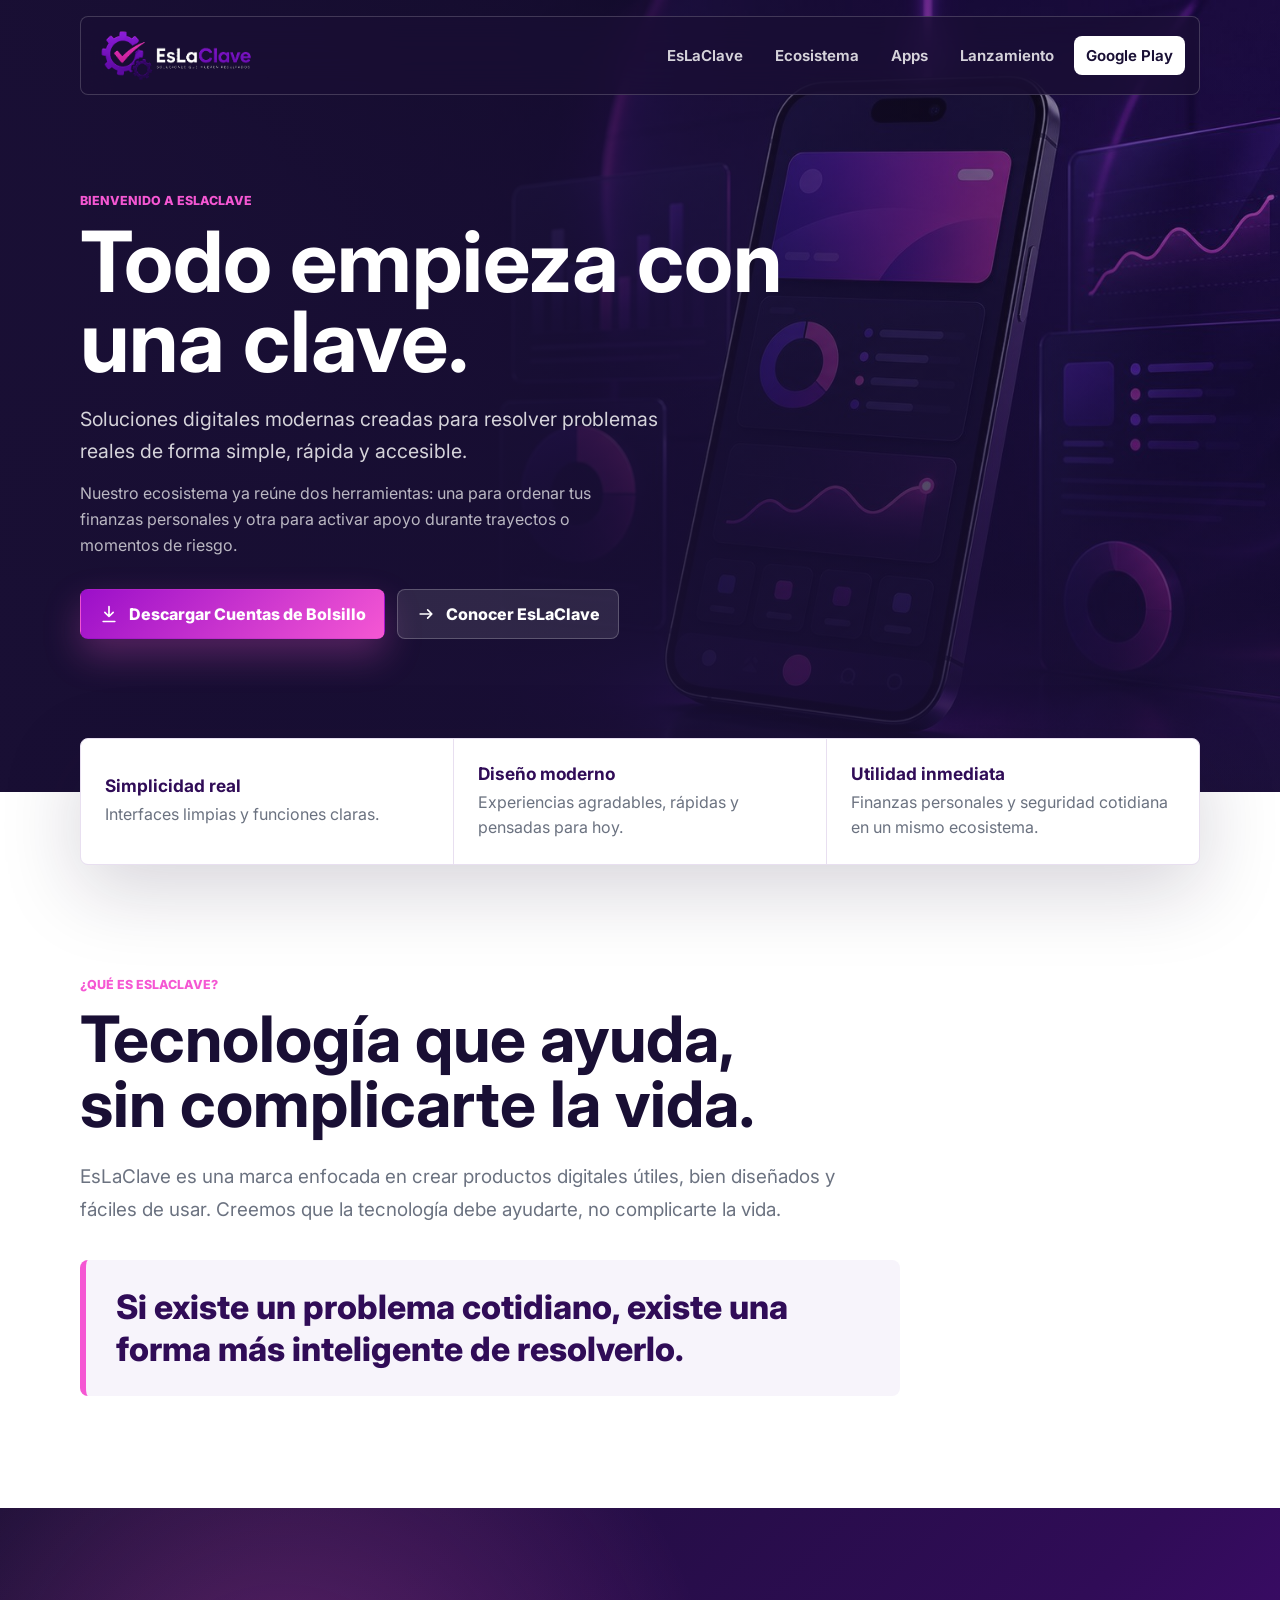
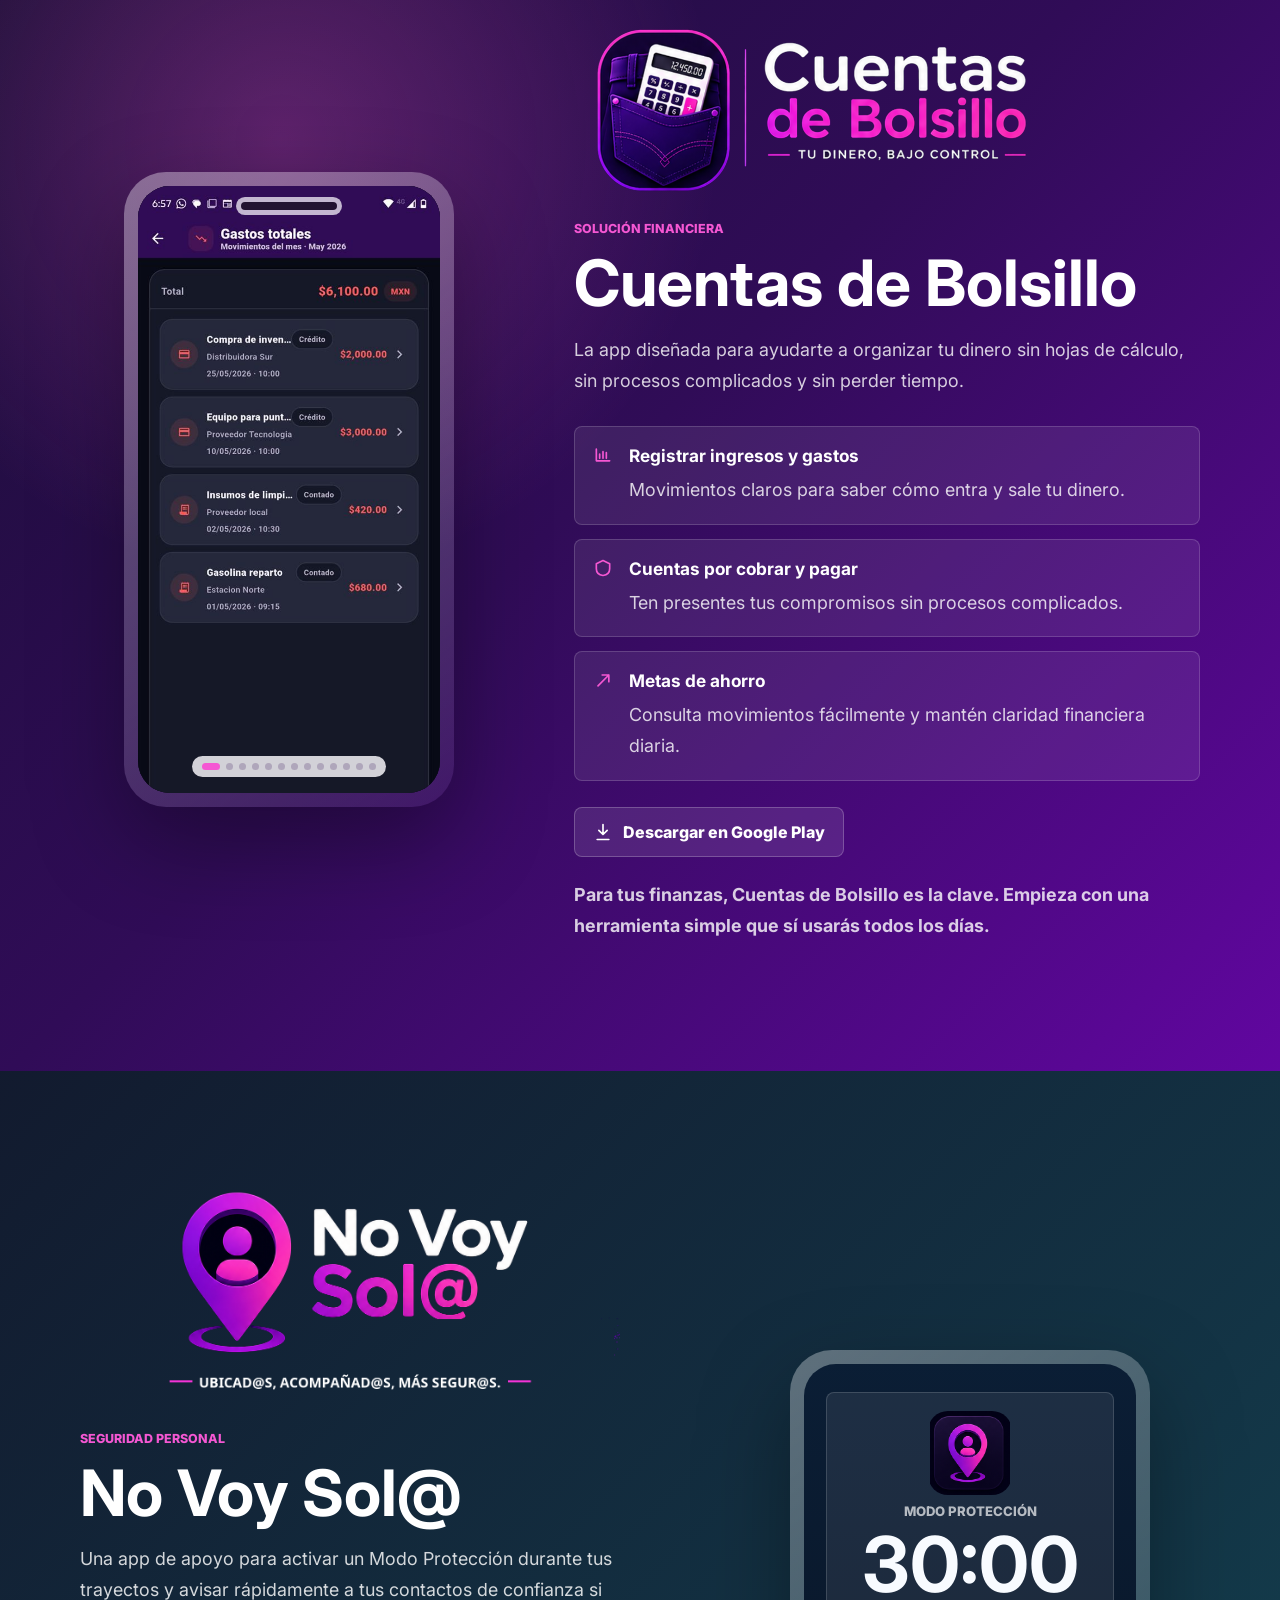
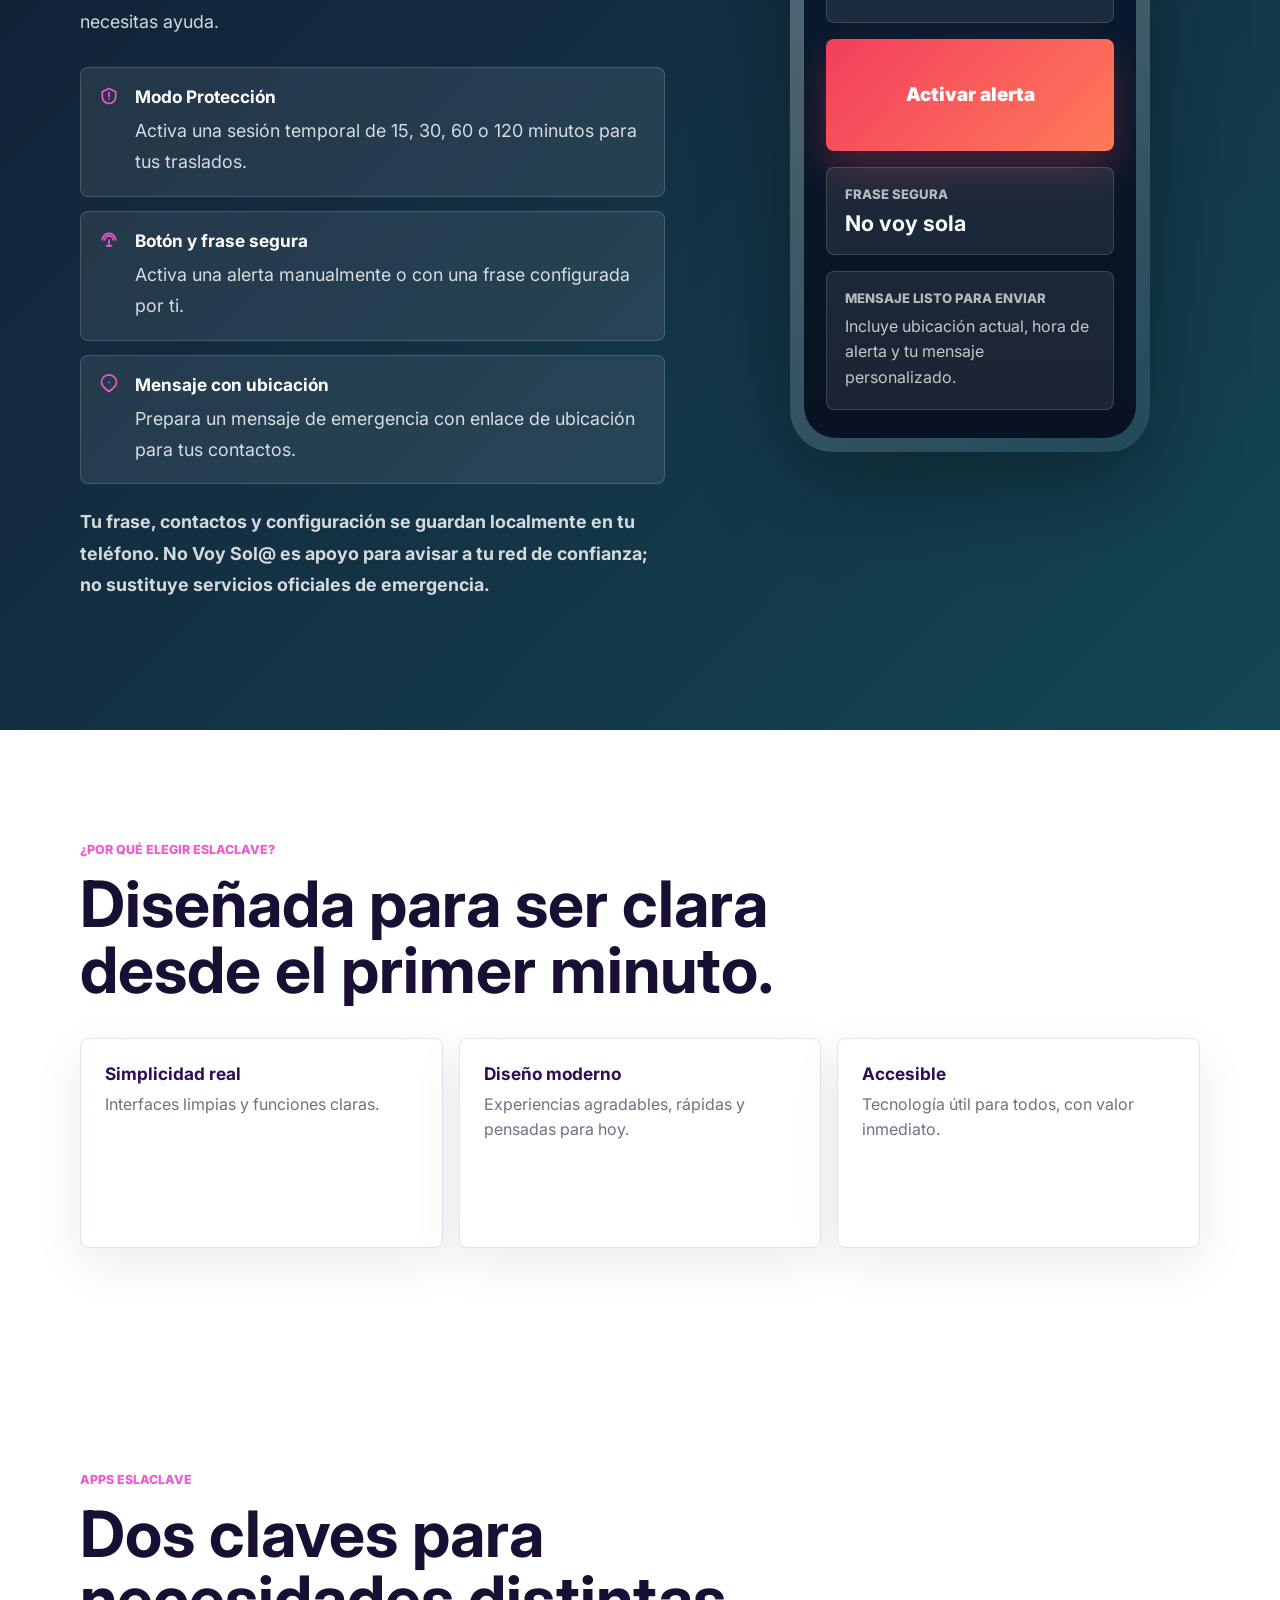
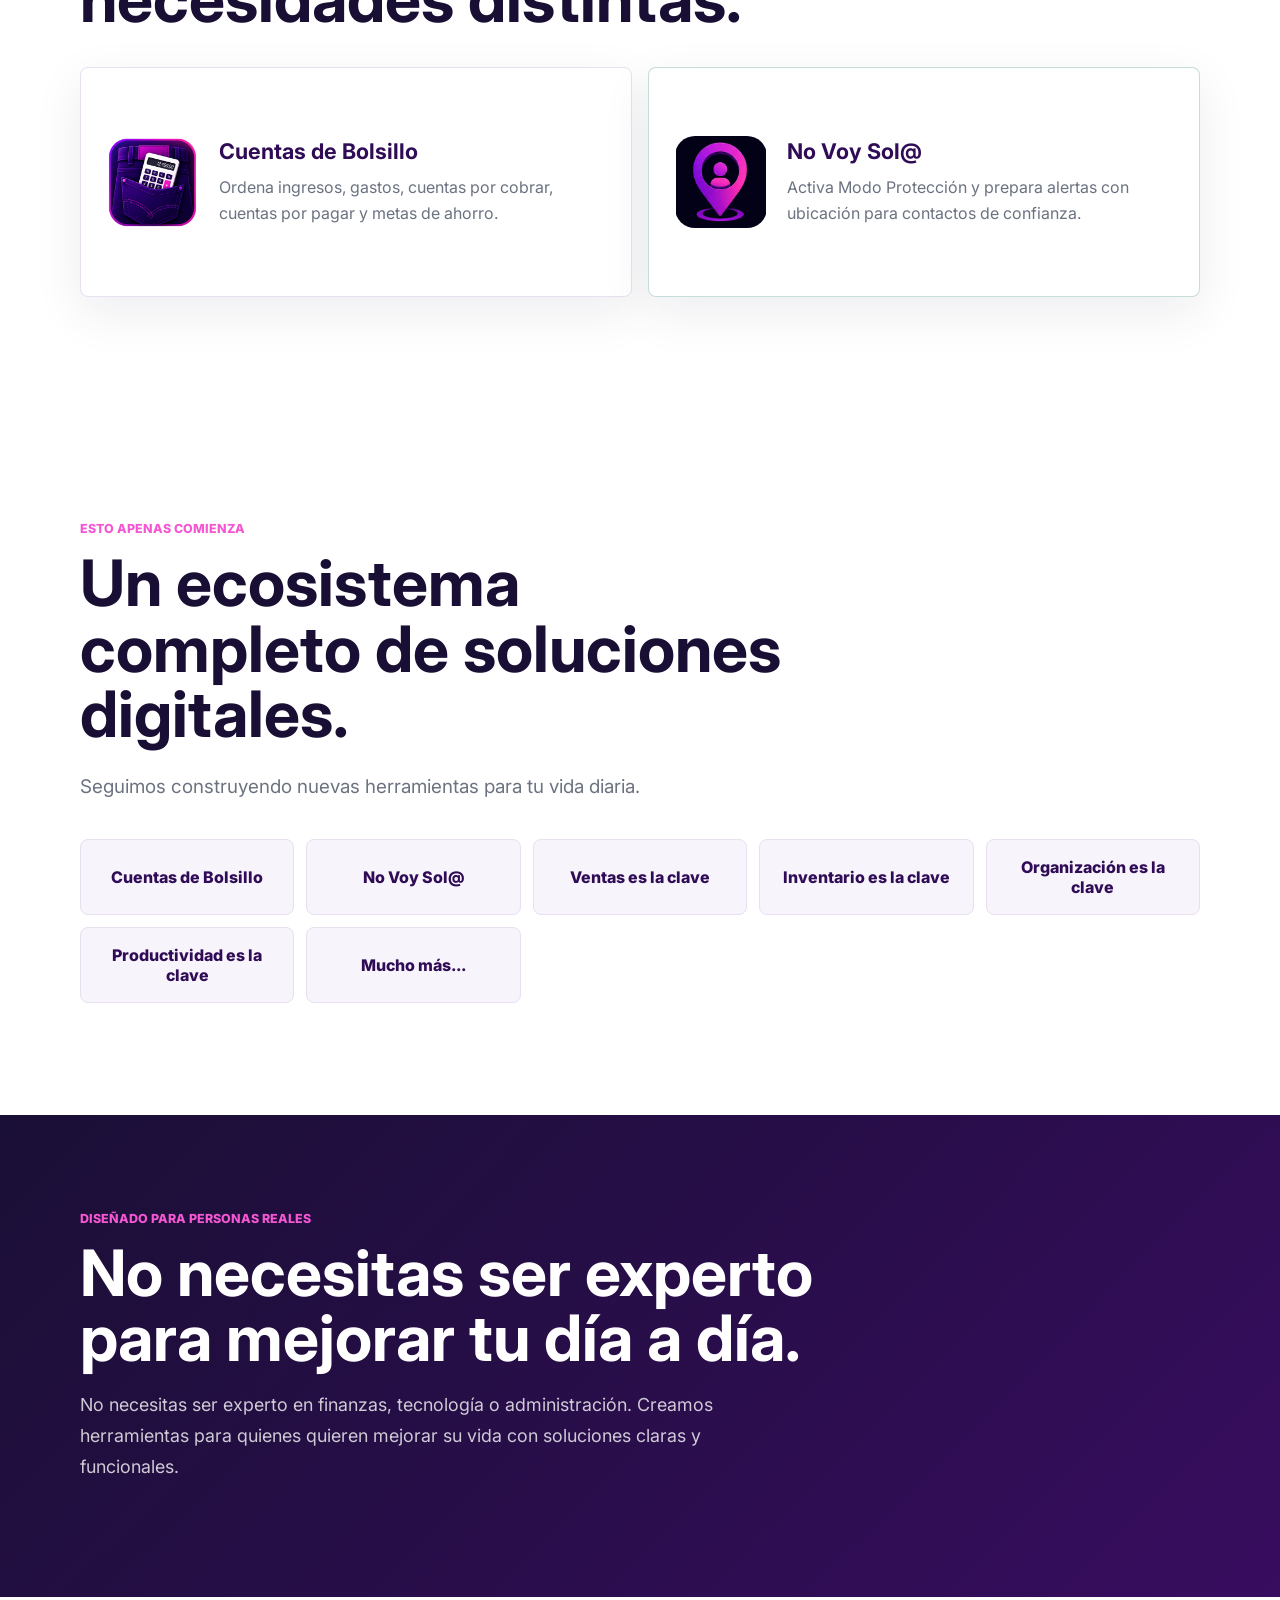
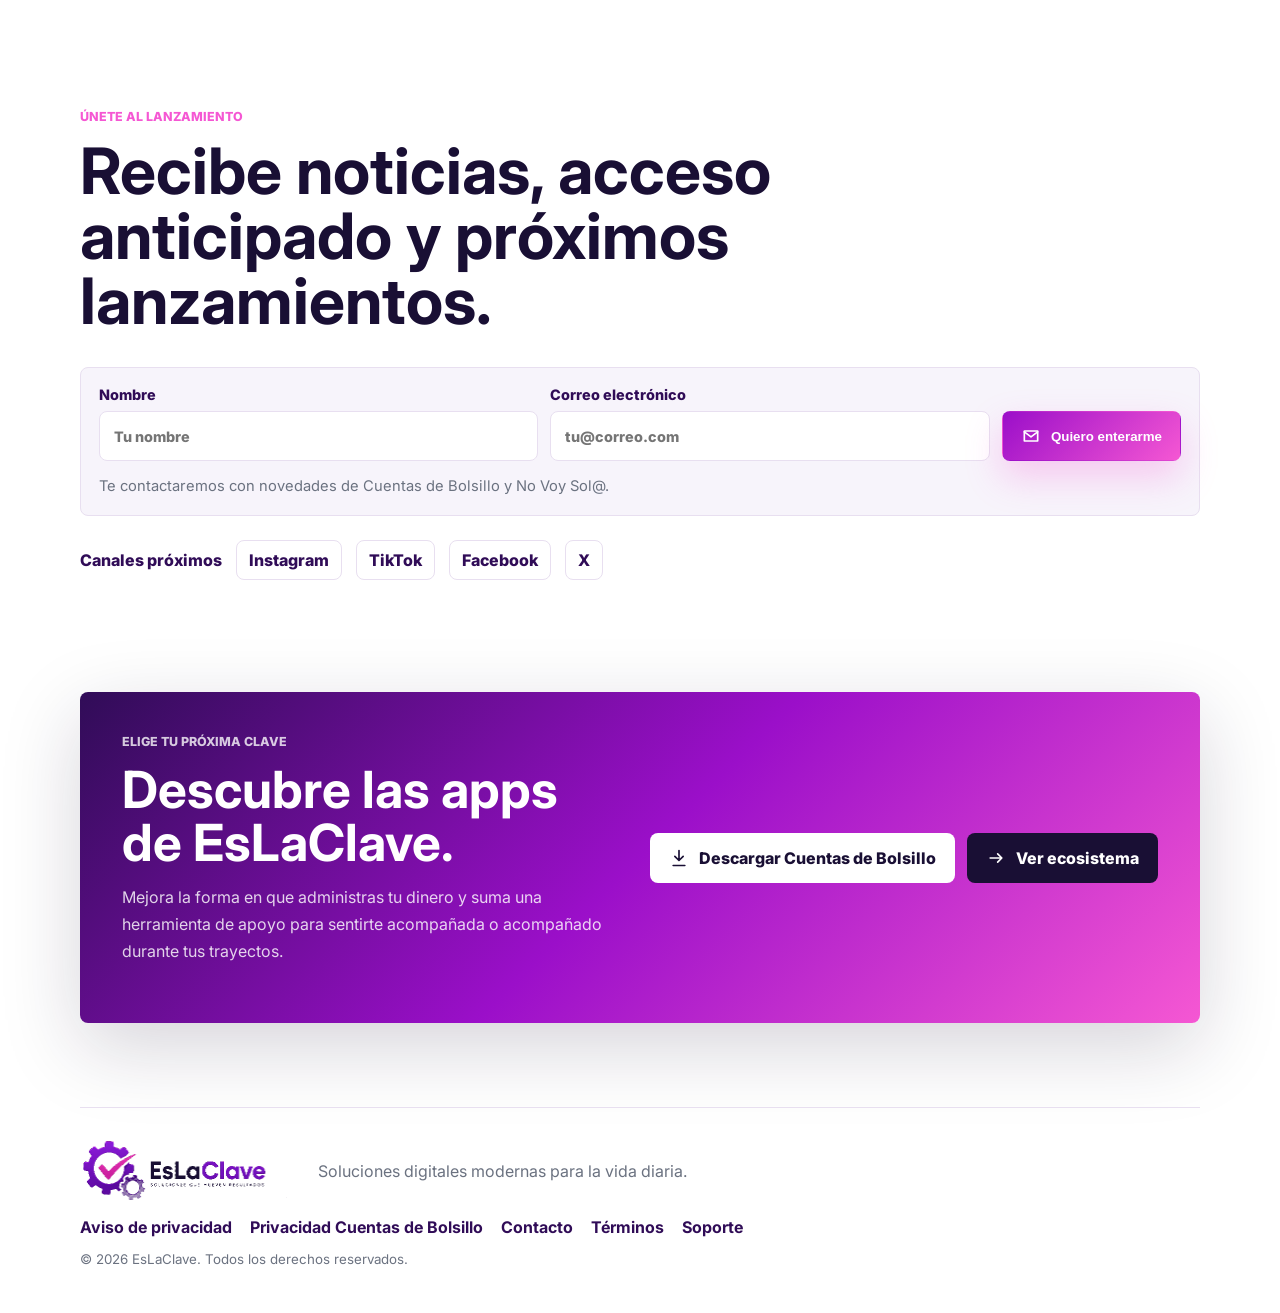
<file: index.html>
<!doctype html>
<html lang="es">
  <head>
    <meta charset="utf-8">
    <meta name="viewport" content="width=device-width, initial-scale=1">
    <meta
      name="description"
      content="EsLaClave es un ecosistema de soluciones digitales simples, útiles y accesibles. Conoce Cuentas de Bolsillo y No Voy Sol@."
    >
    <title>EsLaClave | Soluciones digitales simples</title>
    <meta name="theme-color" content="#190f34">
    <link rel="icon" href="assets/brand/eslaclave-favicon.png" type="image/png" sizes="512x512">
    <link rel="apple-touch-icon" href="assets/brand/eslaclave-favicon.png">
    <link rel="preload" href="assets/eslaclave-hero-soluciones-digitales.jpg" as="image">
    <link rel="preconnect" href="https://fonts.googleapis.com">
    <link rel="preconnect" href="https://fonts.gstatic.com" crossorigin>
    <link
      href="https://fonts.googleapis.com/css2?family=Inter:wght@400;500;600;700;800&display=swap"
      rel="stylesheet"
    >
    <link rel="stylesheet" href="styles.css">
  </head>
  <body>
    <header class="site-header" data-header>
      <a class="brand" href="#inicio" aria-label="EsLaClave inicio">
        <img class="brand-logo" src="assets/brand/eslaclave-logo-horizontal-transparent.png" alt="EsLaClave">
      </a>

      <button class="menu-button" type="button" aria-label="Abrir navegación" aria-expanded="false" data-menu-button>
        <svg aria-hidden="true" viewBox="0 0 24 24">
          <path d="M4 7h16M4 12h16M4 17h16"></path>
        </svg>
      </button>

      <nav class="site-nav" aria-label="Navegación principal" data-nav>
        <a href="#que-es">EsLaClave</a>
        <a href="#ecosistema">Ecosistema</a>
        <a href="#producto">Apps</a>
        <a href="#lanzamiento">Lanzamiento</a>
        <a class="nav-cta" href="https://play.google.com/store/apps/details?id=com.cdb.cuentasdebolsillo" target="_blank" rel="noopener">Google Play</a>
      </nav>
    </header>

    <main>
      <section class="hero" id="inicio" aria-labelledby="hero-title">
        <picture class="hero-media" aria-hidden="true">
          <source srcset="assets/eslaclave-hero-soluciones-digitales.jpg" type="image/jpeg">
          <img class="hero-image" src="assets/eslaclave-hero-soluciones-digitales.png" alt="">
        </picture>
        <div class="hero-overlay" aria-hidden="true"></div>
        <div class="hero-content">
          <p class="eyebrow">Bienvenido a EsLaClave</p>
          <h1 id="hero-title">Todo empieza con una clave.</h1>
          <p class="hero-copy">
            Soluciones digitales modernas creadas para resolver problemas reales de forma
            simple, rápida y accesible.
          </p>
          <p class="hero-copy hero-copy-secondary">
            Nuestro ecosistema ya reúne dos herramientas: una para ordenar tus finanzas
            personales y otra para activar apoyo durante trayectos o momentos de riesgo.
          </p>
          <div class="hero-actions">
            <a class="button button-primary" href="https://play.google.com/store/apps/details?id=com.cdb.cuentasdebolsillo" target="_blank" rel="noopener">
              <svg aria-hidden="true" viewBox="0 0 24 24">
                <path d="M12 3v12m0 0 5-5m-5 5-5-5M5 21h14"></path>
              </svg>
              Descargar Cuentas de Bolsillo
            </a>
            <a class="button button-secondary" href="#que-es">
              <svg aria-hidden="true" viewBox="0 0 24 24">
                <path d="M5 12h14m0 0-5-5m5 5-5 5"></path>
              </svg>
              Conocer EsLaClave
            </a>
          </div>
        </div>
      </section>

      <section class="trust-strip" aria-label="Promesas de marca">
        <div>
          <strong>Simplicidad real</strong>
          <span>Interfaces limpias y funciones claras.</span>
        </div>
        <div>
          <strong>Diseño moderno</strong>
          <span>Experiencias agradables, rápidas y pensadas para hoy.</span>
        </div>
        <div>
          <strong>Utilidad inmediata</strong>
          <span>Finanzas personales y seguridad cotidiana en un mismo ecosistema.</span>
        </div>
      </section>

      <section class="section about" id="que-es">
        <div class="section-heading">
          <p class="eyebrow">¿Qué es EsLaClave?</p>
          <h2>Tecnología que ayuda, sin complicarte la vida.</h2>
        </div>
        <p class="section-lead">
          EsLaClave es una marca enfocada en crear productos digitales útiles, bien diseñados
          y fáciles de usar. Creemos que la tecnología debe ayudarte, no complicarte la vida.
        </p>
        <blockquote class="brand-quote">
          Si existe un problema cotidiano, existe una forma más inteligente de resolverlo.
        </blockquote>
      </section>

      <section class="product-band" id="producto" aria-labelledby="product-title">
        <div class="phone-shell" aria-label="Capturas de Cuentas de Bolsillo">
          <div class="phone-screen">
            <div class="phone-top"></div>
            <div class="phone-carousel" data-phone-carousel>
              <div class="phone-track" data-phone-track>
                <img class="phone-slide is-active" src="assets/cdb/screens/cdb-gastos-totales.jpg" alt="Pantalla de gastos totales en Cuentas de Bolsillo">
                <img class="phone-slide" src="assets/cdb/screens/cdb-estados-de-cuenta.jpg" alt="Pantalla de estados de cuenta en Cuentas de Bolsillo" loading="lazy">
                <img class="phone-slide" src="assets/cdb/screens/cdb-detalle-meta-ahorro.jpg" alt="Pantalla de detalle de meta de ahorro en Cuentas de Bolsillo" loading="lazy">
                <img class="phone-slide" src="assets/cdb/screens/cdb-ingresos-totales.jpg" alt="Pantalla de ingresos totales en Cuentas de Bolsillo" loading="lazy">
                <img class="phone-slide" src="assets/cdb/screens/cdb-cuentas-por-pagar.jpg" alt="Pantalla de cuentas por pagar en Cuentas de Bolsillo" loading="lazy">
                <img class="phone-slide" src="assets/cdb/screens/cdb-resumen-financiero.jpg" alt="Pantalla de resumen financiero en Cuentas de Bolsillo" loading="lazy">
                <img class="phone-slide" src="assets/cdb/screens/cdb-dashboard-gastos.jpg" alt="Panel de gastos en Cuentas de Bolsillo" loading="lazy">
                <img class="phone-slide" src="assets/cdb/screens/cdb-registrar-ingreso.jpg" alt="Formulario para registrar ingreso en Cuentas de Bolsillo" loading="lazy">
                <img class="phone-slide" src="assets/cdb/screens/cdb-dashboard-ingresos.jpg" alt="Panel de ingresos en Cuentas de Bolsillo" loading="lazy">
                <img class="phone-slide" src="assets/cdb/screens/cdb-cuentas-por-cobrar.jpg" alt="Pantalla de cuentas por cobrar en Cuentas de Bolsillo" loading="lazy">
                <img class="phone-slide" src="assets/cdb/screens/cdb-metas-de-ahorro.jpg" alt="Pantalla de metas de ahorro en Cuentas de Bolsillo" loading="lazy">
                <img class="phone-slide" src="assets/cdb/screens/cdb-registrar-cuenta-por-cobrar.jpg" alt="Formulario para registrar cuenta por cobrar en Cuentas de Bolsillo" loading="lazy">
                <img class="phone-slide" src="assets/cdb/screens/cdb-registrar-gasto-a-credito.jpg" alt="Formulario para registrar gasto a crédito en Cuentas de Bolsillo" loading="lazy">
              </div>
            </div>
            <div class="phone-dots" aria-label="Seleccionar captura" data-phone-dots></div>
          </div>
        </div>

        <div class="product-copy">
          <img class="product-logo" src="assets/brand/cuentas-de-bolsillo-logo-horizontal.png" alt="Cuentas de Bolsillo">
          <p class="eyebrow">Solución financiera</p>
          <h2 id="product-title">Cuentas de Bolsillo</h2>
          <p>
            La app diseñada para ayudarte a organizar tu dinero sin hojas de cálculo, sin
            procesos complicados y sin perder tiempo.
          </p>
          <div class="feature-list">
            <article>
              <svg aria-hidden="true" viewBox="0 0 24 24">
                <path d="M4 19V5m0 14h16M8 16v-5m4 5V8m4 8v-7"></path>
              </svg>
              <div>
                <h3>Registrar ingresos y gastos</h3>
                <p>Movimientos claros para saber cómo entra y sale tu dinero.</p>
              </div>
            </article>
            <article>
              <svg aria-hidden="true" viewBox="0 0 24 24">
                <path d="M12 3 4 7v6c0 5 3.4 7.5 8 8 4.6-.5 8-3 8-8V7l-8-4Z"></path>
              </svg>
              <div>
                <h3>Cuentas por cobrar y pagar</h3>
                <p>Ten presentes tus compromisos sin procesos complicados.</p>
              </div>
            </article>
            <article>
              <svg aria-hidden="true" viewBox="0 0 24 24">
                <path d="M6 19 19 6m0 0h-8m8 0v8"></path>
              </svg>
              <div>
                <h3>Metas de ahorro</h3>
                <p>Consulta movimientos fácilmente y mantén claridad financiera diaria.</p>
              </div>
            </article>
          </div>
          <a class="button button-secondary product-cta" href="https://play.google.com/store/apps/details?id=com.cdb.cuentasdebolsillo" target="_blank" rel="noopener">
            <svg aria-hidden="true" viewBox="0 0 24 24">
              <path d="M12 3v12m0 0 5-5m-5 5-5-5M5 21h14"></path>
            </svg>
            Descargar en Google Play
          </a>
          <p class="product-note">
            Para tus finanzas, Cuentas de Bolsillo es la clave. Empieza con una herramienta
            simple que sí usarás todos los días.
          </p>
        </div>
      </section>

      <section class="nvs-band" id="no-voy-sola" aria-labelledby="nvs-title">
        <div class="nvs-copy">
          <img class="nvs-logo" src="assets/brand/nvs/logo-horizontal-slogan-grande.png" alt="No Voy Sol@">
          <p class="eyebrow">Seguridad personal</p>
          <h2 id="nvs-title">No Voy Sol@</h2>
          <p>
            Una app de apoyo para activar un Modo Protección durante tus trayectos y
            avisar rápidamente a tus contactos de confianza si necesitas ayuda.
          </p>
          <div class="feature-list nvs-features">
            <article>
              <svg aria-hidden="true" viewBox="0 0 24 24">
                <path d="M12 3 4 7v6c0 5 3.4 7.5 8 8 4.6-.5 8-3 8-8V7l-8-4Z"></path>
                <path d="M12 8v5"></path>
                <path d="M12 16h.01"></path>
              </svg>
              <div>
                <h3>Modo Protección</h3>
                <p>Activa una sesión temporal de 15, 30, 60 o 120 minutos para tus traslados.</p>
              </div>
            </article>
            <article>
              <svg aria-hidden="true" viewBox="0 0 24 24">
                <path d="M4 12a8 8 0 0 1 16 0"></path>
                <path d="M7 12a5 5 0 0 1 10 0"></path>
                <path d="M12 12v7"></path>
                <path d="M9 19h6"></path>
              </svg>
              <div>
                <h3>Botón y frase segura</h3>
                <p>Activa una alerta manualmente o con una frase configurada por ti.</p>
              </div>
            </article>
            <article>
              <svg aria-hidden="true" viewBox="0 0 24 24">
                <path d="M21 10c0 5-9 11-9 11S3 15 3 10a9 9 0 1 1 18 0Z"></path>
                <path d="M12 10h.01"></path>
              </svg>
              <div>
                <h3>Mensaje con ubicación</h3>
                <p>Prepara un mensaje de emergencia con enlace de ubicación para tus contactos.</p>
              </div>
            </article>
          </div>
          <p class="product-note">
            Tu frase, contactos y configuración se guardan localmente en tu teléfono. No Voy Sol@
            es apoyo para avisar a tu red de confianza; no sustituye servicios oficiales de emergencia.
          </p>
        </div>

        <div class="nvs-visual" aria-label="Vista conceptual de No Voy Sol@">
          <div class="nvs-phone">
            <div class="nvs-status">
              <img src="assets/brand/nvs/icono.png" alt="">
              <span>Modo Protección</span>
              <strong>30:00</strong>
            </div>
            <button class="nvs-alert" type="button" tabindex="-1">Activar alerta</button>
            <div class="nvs-safe-phrase">
              <span>Frase segura</span>
              <strong>No voy sola</strong>
            </div>
            <div class="nvs-message">
              <span>Mensaje listo para enviar</span>
              <p>Incluye ubicación actual, hora de alerta y tu mensaje personalizado.</p>
            </div>
          </div>
        </div>
      </section>

      <section class="section confidence" id="ecosistema">
        <div class="section-heading">
          <p class="eyebrow">¿Por qué elegir EsLaClave?</p>
          <h2>Diseñada para ser clara desde el primer minuto.</h2>
        </div>
        <div class="cards">
          <article class="card">
            <h3>Simplicidad real</h3>
            <p>Interfaces limpias y funciones claras.</p>
          </article>
          <article class="card">
            <h3>Diseño moderno</h3>
            <p>Experiencias agradables, rápidas y pensadas para hoy.</p>
          </article>
          <article class="card">
            <h3>Accesible</h3>
            <p>Tecnología útil para todos, con valor inmediato.</p>
          </article>
        </div>
      </section>

      <section class="section app-overview" aria-labelledby="apps-title">
        <div class="section-heading">
          <p class="eyebrow">Apps EsLaClave</p>
          <h2 id="apps-title">Dos claves para necesidades distintas.</h2>
        </div>
        <div class="app-grid">
          <article class="app-card">
            <img src="assets/brand/cuentas-de-bolsillo-icono-app.png" alt="">
            <div>
              <h3>Cuentas de Bolsillo</h3>
              <p>Ordena ingresos, gastos, cuentas por cobrar, cuentas por pagar y metas de ahorro.</p>
            </div>
          </article>
          <article class="app-card app-card-nvs">
            <img src="assets/brand/nvs/logo-simplificado.png" alt="">
            <div>
              <h3>No Voy Sol@</h3>
              <p>Activa Modo Protección y prepara alertas con ubicación para contactos de confianza.</p>
            </div>
          </article>
        </div>
      </section>

      <section class="section roadmap" aria-labelledby="roadmap-title">
        <div class="section-heading">
          <p class="eyebrow">Esto apenas comienza</p>
          <h2 id="roadmap-title">Un ecosistema completo de soluciones digitales.</h2>
        </div>
        <p class="section-lead">
          Seguimos construyendo nuevas herramientas para tu vida diaria.
        </p>
        <div class="pill-grid" aria-label="Próximas soluciones de EsLaClave">
          <span>Cuentas de Bolsillo</span>
          <span>No Voy Sol@</span>
          <span>Ventas es la clave</span>
          <span>Inventario es la clave</span>
          <span>Organización es la clave</span>
          <span>Productividad es la clave</span>
          <span>Mucho más...</span>
        </div>
      </section>

      <section class="people-band" aria-labelledby="people-title">
        <div class="people-content">
          <p class="eyebrow">Diseñado para personas reales</p>
          <h2 id="people-title">No necesitas ser experto para mejorar tu día a día.</h2>
          <p>
            No necesitas ser experto en finanzas, tecnología o administración. Creamos herramientas
            para quienes quieren mejorar su vida con soluciones claras y funcionales.
          </p>
        </div>
      </section>

      <section class="section launch" id="lanzamiento" aria-labelledby="launch-title">
        <div class="section-heading">
          <p class="eyebrow">Únete al lanzamiento</p>
          <h2 id="launch-title">Recibe noticias, acceso anticipado y próximos lanzamientos.</h2>
        </div>
        <form class="signup-form" action="mailto:hola@eslaclave.com" method="post" enctype="text/plain" data-signup-form>
          <label>
            <span>Nombre</span>
            <input type="text" name="nombre" autocomplete="name" placeholder="Tu nombre" required>
          </label>
          <label>
            <span>Correo electrónico</span>
            <input type="email" name="correo" autocomplete="email" placeholder="tu@correo.com" required>
          </label>
          <button class="button button-primary" type="submit">
            <svg aria-hidden="true" viewBox="0 0 24 24">
              <path d="M4 6h16v12H4z"></path>
              <path d="m4 7 8 6 8-6"></path>
            </svg>
            Quiero enterarme
          </button>
          <p class="form-note" data-form-status>Te contactaremos con novedades de Cuentas de Bolsillo y No Voy Sol@.</p>
        </form>
        <div class="social-links" aria-label="Canales próximos">
          <span>Canales próximos</span>
          <span class="social-chip">Instagram</span>
          <span class="social-chip">TikTok</span>
          <span class="social-chip">Facebook</span>
          <span class="social-chip">X</span>
        </div>
      </section>

      <section class="download" id="descarga" aria-labelledby="download-title">
        <div>
          <p class="eyebrow">Elige tu próxima clave</p>
          <h2 id="download-title">Descubre las apps de EsLaClave.</h2>
          <p>
            Mejora la forma en que administras tu dinero y suma una herramienta de apoyo
            para sentirte acompañada o acompañado durante tus trayectos.
          </p>
        </div>
        <div class="download-actions">
          <a class="button button-primary" href="https://play.google.com/store/apps/details?id=com.cdb.cuentasdebolsillo" target="_blank" rel="noopener">
            <svg aria-hidden="true" viewBox="0 0 24 24">
              <path d="M12 3v12m0 0 5-5m-5 5-5-5M5 21h14"></path>
            </svg>
            Descargar Cuentas de Bolsillo
          </a>
          <a class="button button-dark" href="#ecosistema">
            <svg aria-hidden="true" viewBox="0 0 24 24">
              <path d="M5 12h14m0 0-5-5m5 5-5 5"></path>
            </svg>
            Ver ecosistema
          </a>
        </div>
      </section>
    </main>

    <footer class="site-footer">
      <a class="brand" href="#inicio" aria-label="EsLaClave inicio">
        <img class="brand-logo brand-logo-footer" src="assets/brand/eslaclave-logo-horizontal-dark-text.png" alt="EsLaClave">
      </a>
      <p>Soluciones digitales modernas para la vida diaria.</p>
      <nav class="footer-links" aria-label="Enlaces legales y soporte">
        <a href="aviso-de-privacidad.html">Aviso de privacidad</a>
        <a href="politica-privacidad-cuentas-de-bolsillo.html">Privacidad Cuentas de Bolsillo</a>
        <a href="mailto:hola@eslaclave.com">Contacto</a>
        <a href="terminos.html">Términos</a>
        <a href="mailto:hola@eslaclave.com?subject=Soporte%20EsLaClave">Soporte</a>
      </nav>
      <small>© 2026 EsLaClave. Todos los derechos reservados.</small>
    </footer>

    <script>
      const button = document.querySelector("[data-menu-button]");
      const nav = document.querySelector("[data-nav]");
      const form = document.querySelector("[data-signup-form]");
      const status = document.querySelector("[data-form-status]");
      const phoneCarousel = document.querySelector("[data-phone-carousel]");

      button?.addEventListener("click", () => {
        const isOpen = nav.classList.toggle("is-open");
        button.setAttribute("aria-expanded", String(isOpen));
      });

      form?.addEventListener("submit", (event) => {
        event.preventDefault();

        if (!form.reportValidity()) {
          return;
        }

        const data = new FormData(form);
        const nombre = data.get("nombre");
        const correo = data.get("correo");
        const subject = encodeURIComponent("Quiero enterarme de EsLaClave");
        const body = encodeURIComponent(
          `Hola, quiero recibir noticias de Cuentas de Bolsillo y No Voy Sol@.\n\nNombre: ${nombre}\nCorreo: ${correo}`
        );

        status.textContent = "Se abrirá tu correo para enviar la solicitud.";
        window.location.href = `mailto:hola@eslaclave.com?subject=${subject}&body=${body}`;
      });
      if (phoneCarousel) {
        const track = document.querySelector("[data-phone-track]");
        const slides = Array.from(phoneCarousel.querySelectorAll(".phone-slide"));
        const dots = document.querySelector("[data-phone-dots]");
        let activeIndex = 0;
        let timer;

        const render = () => {
          track.style.transform = `translateX(-${activeIndex * 100}%)`;
          dots.querySelectorAll(".phone-dot").forEach((dot, index) => {
            dot.classList.toggle("is-active", index === activeIndex);
            dot.setAttribute("aria-current", index === activeIndex ? "true" : "false");
          });
        };

        const goTo = (index) => {
          activeIndex = (index + slides.length) % slides.length;
          render();
        };

        const start = () => {
          timer = window.setInterval(() => goTo(activeIndex + 1), 3600);
        };

        const restart = () => {
          window.clearInterval(timer);
          start();
        };

        slides.forEach((_, index) => {
          const dot = document.createElement("button");
          dot.className = "phone-dot";
          dot.type = "button";
          dot.setAttribute("aria-label", `Ver captura ${index + 1}`);
          dot.addEventListener("click", () => {
            goTo(index);
            restart();
          });
          dots.appendChild(dot);
        });

        render();
        start();
      }
    </script>
  </body>
</html>
</file>
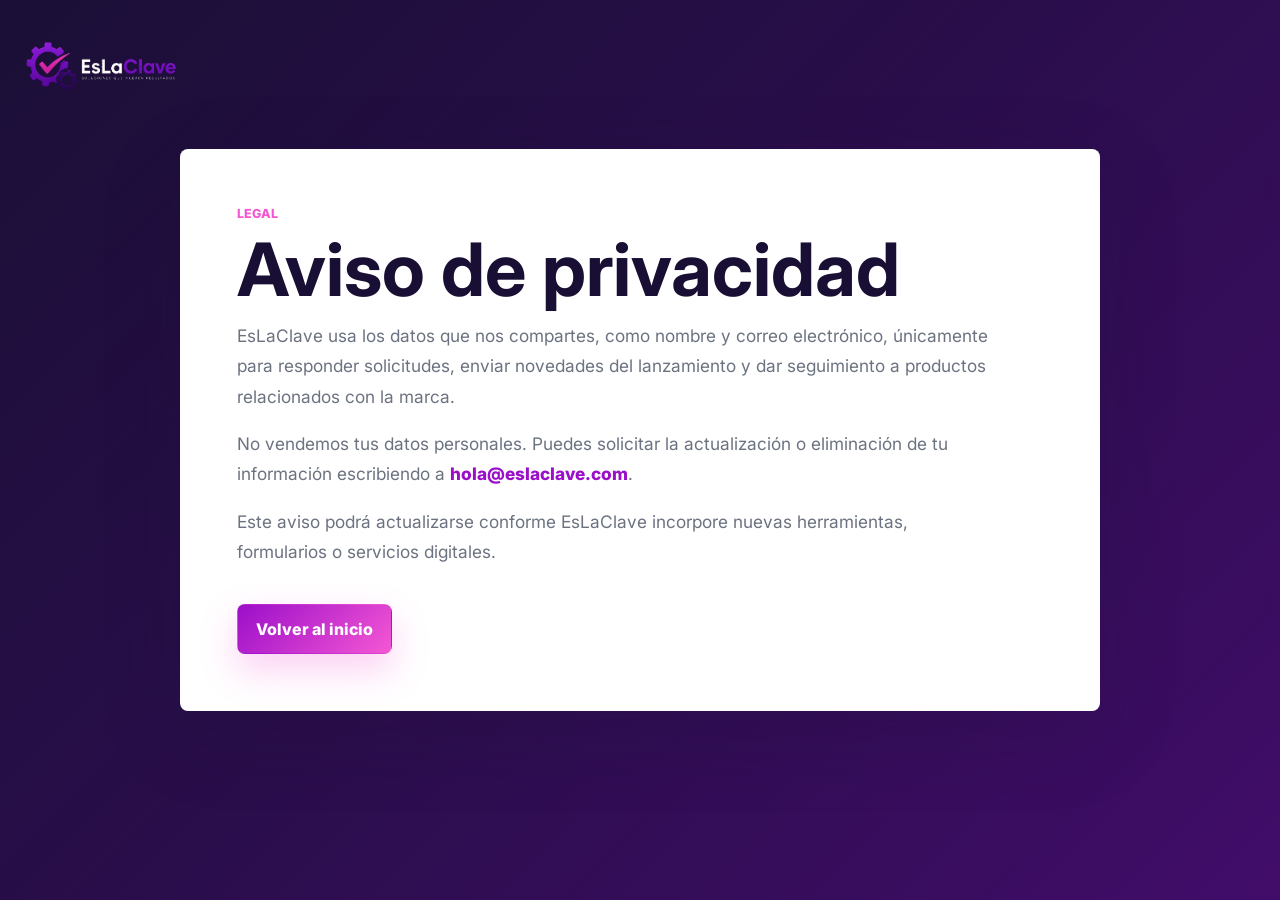
<file: aviso-de-privacidad.html>
<!doctype html>
<html lang="es">
  <head>
    <meta charset="utf-8">
    <meta name="viewport" content="width=device-width, initial-scale=1">
    <meta name="description" content="Aviso de privacidad de EsLaClave.">
    <meta name="theme-color" content="#190f34">
    <title>Aviso de privacidad | EsLaClave</title>
    <link rel="icon" href="assets/brand/eslaclave-favicon.png" type="image/png" sizes="512x512">
    <link rel="apple-touch-icon" href="assets/brand/eslaclave-favicon.png">
    <link rel="preconnect" href="https://fonts.googleapis.com">
    <link rel="preconnect" href="https://fonts.gstatic.com" crossorigin>
    <link
      href="https://fonts.googleapis.com/css2?family=Inter:wght@400;500;600;700;800&display=swap"
      rel="stylesheet"
    >
    <link rel="stylesheet" href="styles.css">
  </head>
  <body>
    <main class="legal-page">
      <a class="brand legal-brand" href="index.html" aria-label="Volver a EsLaClave">
        <img class="brand-logo" src="assets/brand/eslaclave-logo-horizontal-transparent.png" alt="EsLaClave">
      </a>
      <article class="legal-content">
        <p class="eyebrow">Legal</p>
        <h1>Aviso de privacidad</h1>
        <p>
          EsLaClave usa los datos que nos compartes, como nombre y correo electrónico, únicamente
          para responder solicitudes, enviar novedades del lanzamiento y dar seguimiento a productos
          relacionados con la marca.
        </p>
        <p>
          No vendemos tus datos personales. Puedes solicitar la actualización o eliminación de tu
          información escribiendo a <a href="mailto:hola@eslaclave.com">hola@eslaclave.com</a>.
        </p>
        <p>
          Este aviso podrá actualizarse conforme EsLaClave incorpore nuevas herramientas, formularios
          o servicios digitales.
        </p>
        <a class="button button-primary legal-button" href="index.html">Volver al inicio</a>
      </article>
    </main>
  </body>
</html>
</file>
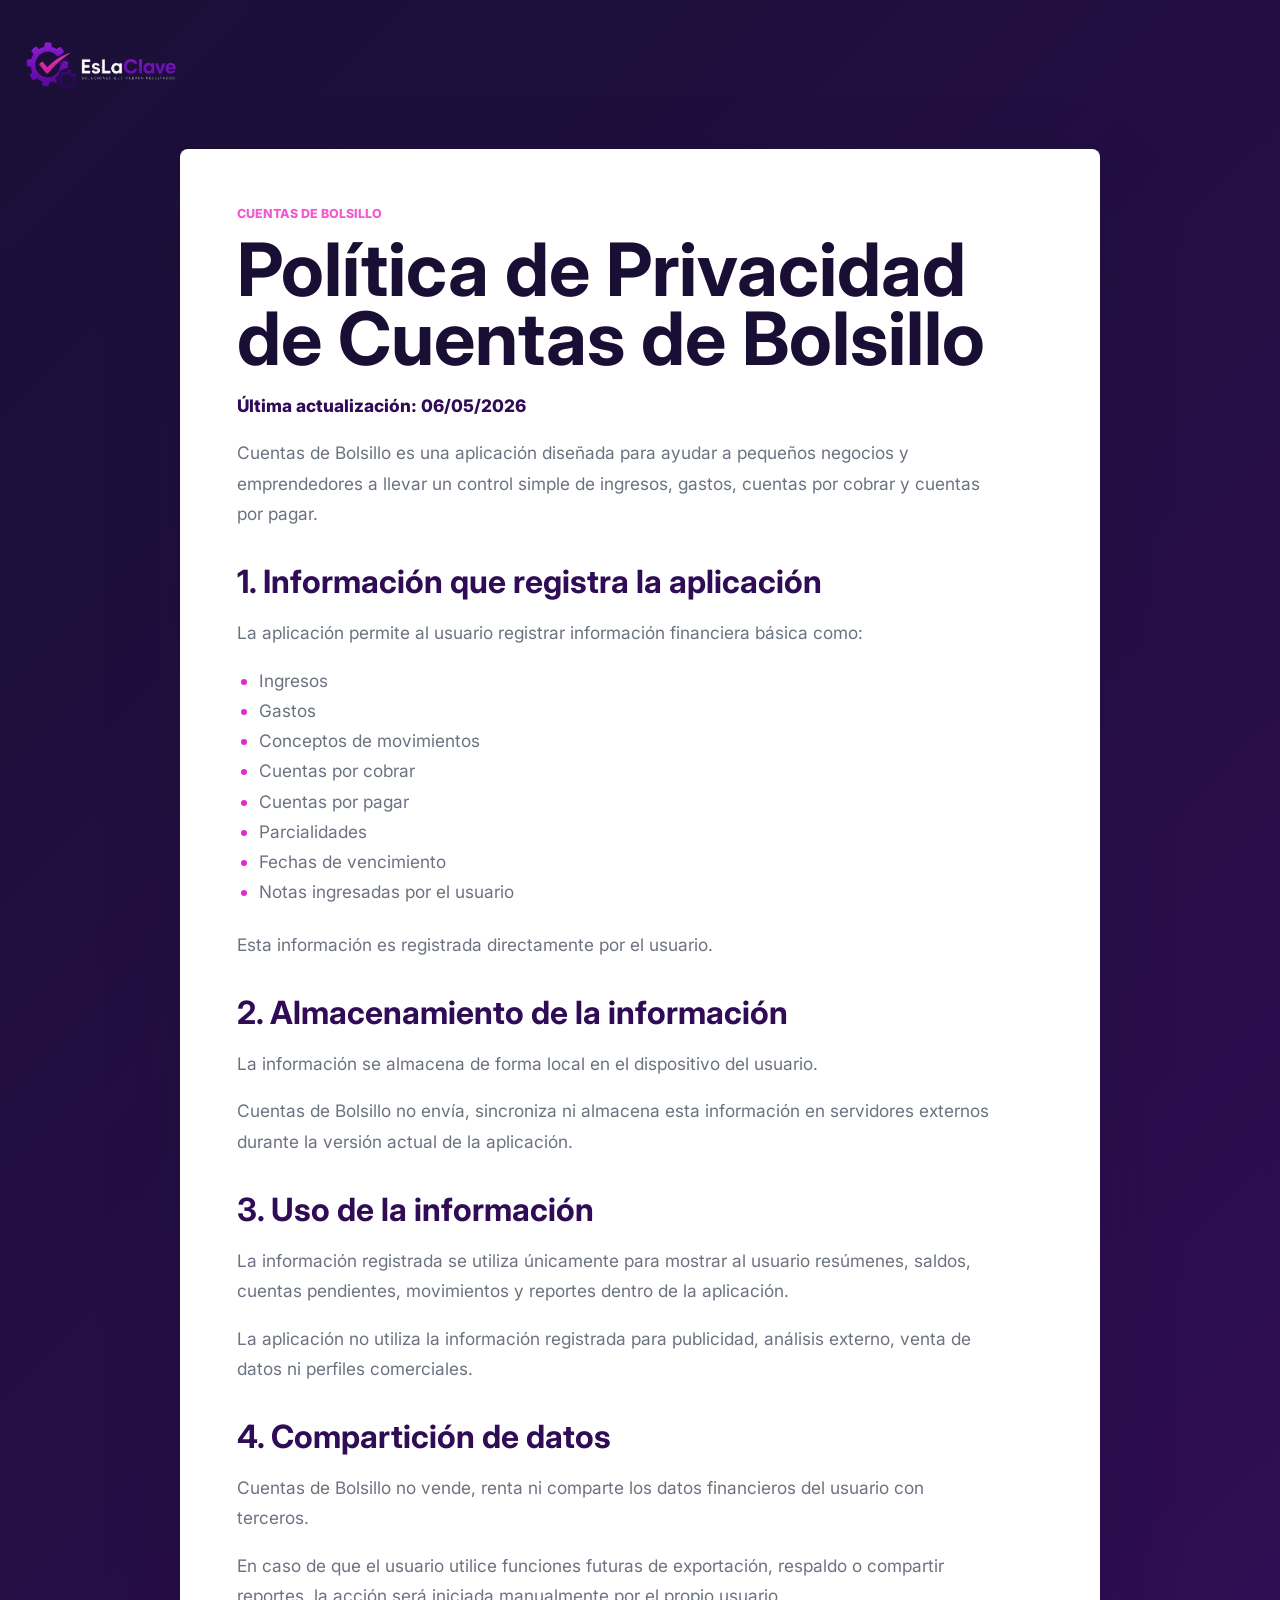
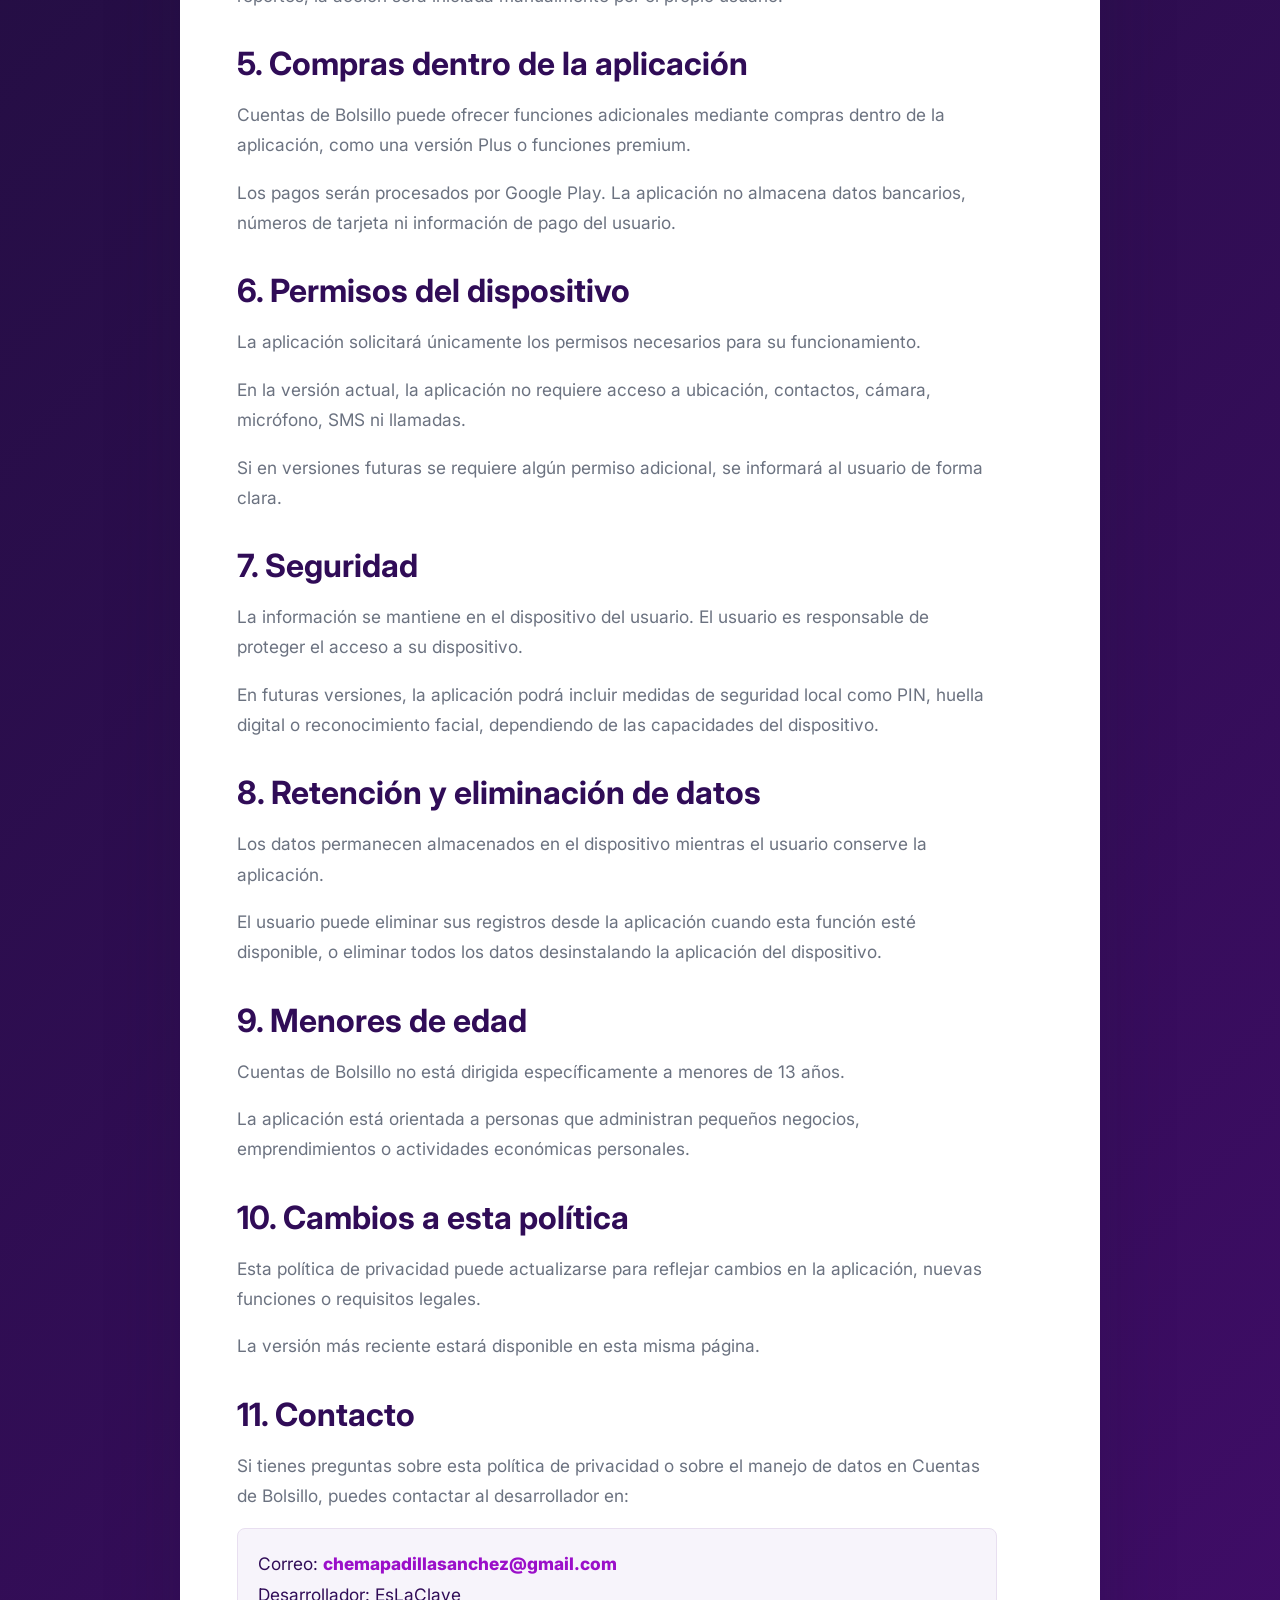
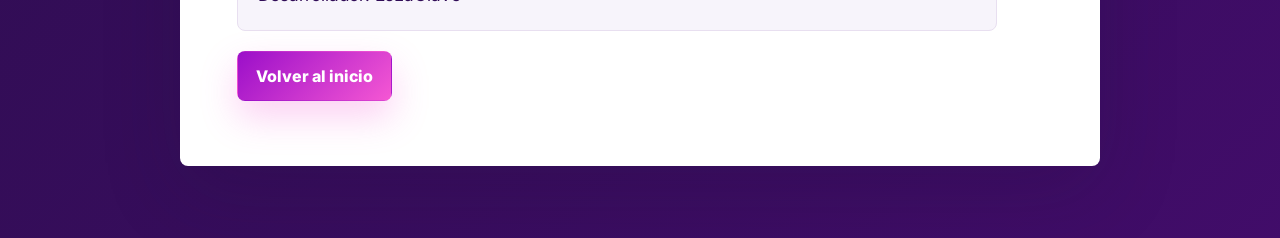
<file: politica-privacidad-cuentas-de-bolsillo.html>
<!doctype html>
<html lang="es">
  <head>
    <meta charset="utf-8">
    <meta name="viewport" content="width=device-width, initial-scale=1">
    <meta
      name="description"
      content="Política de privacidad de Cuentas de Bolsillo, aplicación de EsLaClave para controlar ingresos, gastos y cuentas pendientes."
    >
    <meta name="theme-color" content="#190f34">
    <title>Política de privacidad de Cuentas de Bolsillo | EsLaClave</title>
    <link rel="icon" href="assets/brand/eslaclave-favicon.png" type="image/png" sizes="512x512">
    <link rel="apple-touch-icon" href="assets/brand/eslaclave-favicon.png">
    <link rel="preconnect" href="https://fonts.googleapis.com">
    <link rel="preconnect" href="https://fonts.gstatic.com" crossorigin>
    <link
      href="https://fonts.googleapis.com/css2?family=Inter:wght@400;500;600;700;800&display=swap"
      rel="stylesheet"
    >
    <link rel="stylesheet" href="styles.css">
  </head>
  <body>
    <main class="legal-page">
      <a class="brand legal-brand" href="index.html" aria-label="Volver a EsLaClave">
        <img class="brand-logo" src="assets/brand/eslaclave-logo-horizontal-transparent.png" alt="EsLaClave">
      </a>
      <article class="legal-content legal-content-long">
        <p class="eyebrow">Cuentas de Bolsillo</p>
        <h1>Política de Privacidad de Cuentas de Bolsillo</h1>
        <p class="legal-updated">Última actualización: 06/05/2026</p>
        <p>
          Cuentas de Bolsillo es una aplicación diseñada para ayudar a pequeños negocios y
          emprendedores a llevar un control simple de ingresos, gastos, cuentas por cobrar y
          cuentas por pagar.
        </p>

        <h2>1. Información que registra la aplicación</h2>
        <p>La aplicación permite al usuario registrar información financiera básica como:</p>
        <ul>
          <li>Ingresos</li>
          <li>Gastos</li>
          <li>Conceptos de movimientos</li>
          <li>Cuentas por cobrar</li>
          <li>Cuentas por pagar</li>
          <li>Parcialidades</li>
          <li>Fechas de vencimiento</li>
          <li>Notas ingresadas por el usuario</li>
        </ul>
        <p>Esta información es registrada directamente por el usuario.</p>

        <h2>2. Almacenamiento de la información</h2>
        <p>La información se almacena de forma local en el dispositivo del usuario.</p>
        <p>
          Cuentas de Bolsillo no envía, sincroniza ni almacena esta información en servidores
          externos durante la versión actual de la aplicación.
        </p>

        <h2>3. Uso de la información</h2>
        <p>
          La información registrada se utiliza únicamente para mostrar al usuario resúmenes,
          saldos, cuentas pendientes, movimientos y reportes dentro de la aplicación.
        </p>
        <p>
          La aplicación no utiliza la información registrada para publicidad, análisis externo,
          venta de datos ni perfiles comerciales.
        </p>

        <h2>4. Compartición de datos</h2>
        <p>
          Cuentas de Bolsillo no vende, renta ni comparte los datos financieros del usuario con
          terceros.
        </p>
        <p>
          En caso de que el usuario utilice funciones futuras de exportación, respaldo o compartir
          reportes, la acción será iniciada manualmente por el propio usuario.
        </p>

        <h2>5. Compras dentro de la aplicación</h2>
        <p>
          Cuentas de Bolsillo puede ofrecer funciones adicionales mediante compras dentro de la
          aplicación, como una versión Plus o funciones premium.
        </p>
        <p>
          Los pagos serán procesados por Google Play. La aplicación no almacena datos bancarios,
          números de tarjeta ni información de pago del usuario.
        </p>

        <h2>6. Permisos del dispositivo</h2>
        <p>La aplicación solicitará únicamente los permisos necesarios para su funcionamiento.</p>
        <p>
          En la versión actual, la aplicación no requiere acceso a ubicación, contactos, cámara,
          micrófono, SMS ni llamadas.
        </p>
        <p>
          Si en versiones futuras se requiere algún permiso adicional, se informará al usuario de
          forma clara.
        </p>

        <h2>7. Seguridad</h2>
        <p>
          La información se mantiene en el dispositivo del usuario. El usuario es responsable de
          proteger el acceso a su dispositivo.
        </p>
        <p>
          En futuras versiones, la aplicación podrá incluir medidas de seguridad local como PIN,
          huella digital o reconocimiento facial, dependiendo de las capacidades del dispositivo.
        </p>

        <h2>8. Retención y eliminación de datos</h2>
        <p>
          Los datos permanecen almacenados en el dispositivo mientras el usuario conserve la
          aplicación.
        </p>
        <p>
          El usuario puede eliminar sus registros desde la aplicación cuando esta función esté
          disponible, o eliminar todos los datos desinstalando la aplicación del dispositivo.
        </p>

        <h2>9. Menores de edad</h2>
        <p>Cuentas de Bolsillo no está dirigida específicamente a menores de 13 años.</p>
        <p>
          La aplicación está orientada a personas que administran pequeños negocios,
          emprendimientos o actividades económicas personales.
        </p>

        <h2>10. Cambios a esta política</h2>
        <p>
          Esta política de privacidad puede actualizarse para reflejar cambios en la aplicación,
          nuevas funciones o requisitos legales.
        </p>
        <p>La versión más reciente estará disponible en esta misma página.</p>

        <h2>11. Contacto</h2>
        <p>
          Si tienes preguntas sobre esta política de privacidad o sobre el manejo de datos en
          Cuentas de Bolsillo, puedes contactar al desarrollador en:
        </p>
        <address class="legal-contact">
          Correo: <a href="mailto:chemapadillasanchez@gmail.com">chemapadillasanchez@gmail.com</a><br>
          Desarrollador: EsLaClave
        </address>

        <a class="button button-primary legal-button" href="index.html">Volver al inicio</a>
      </article>
    </main>
  </body>
</html>
</file>
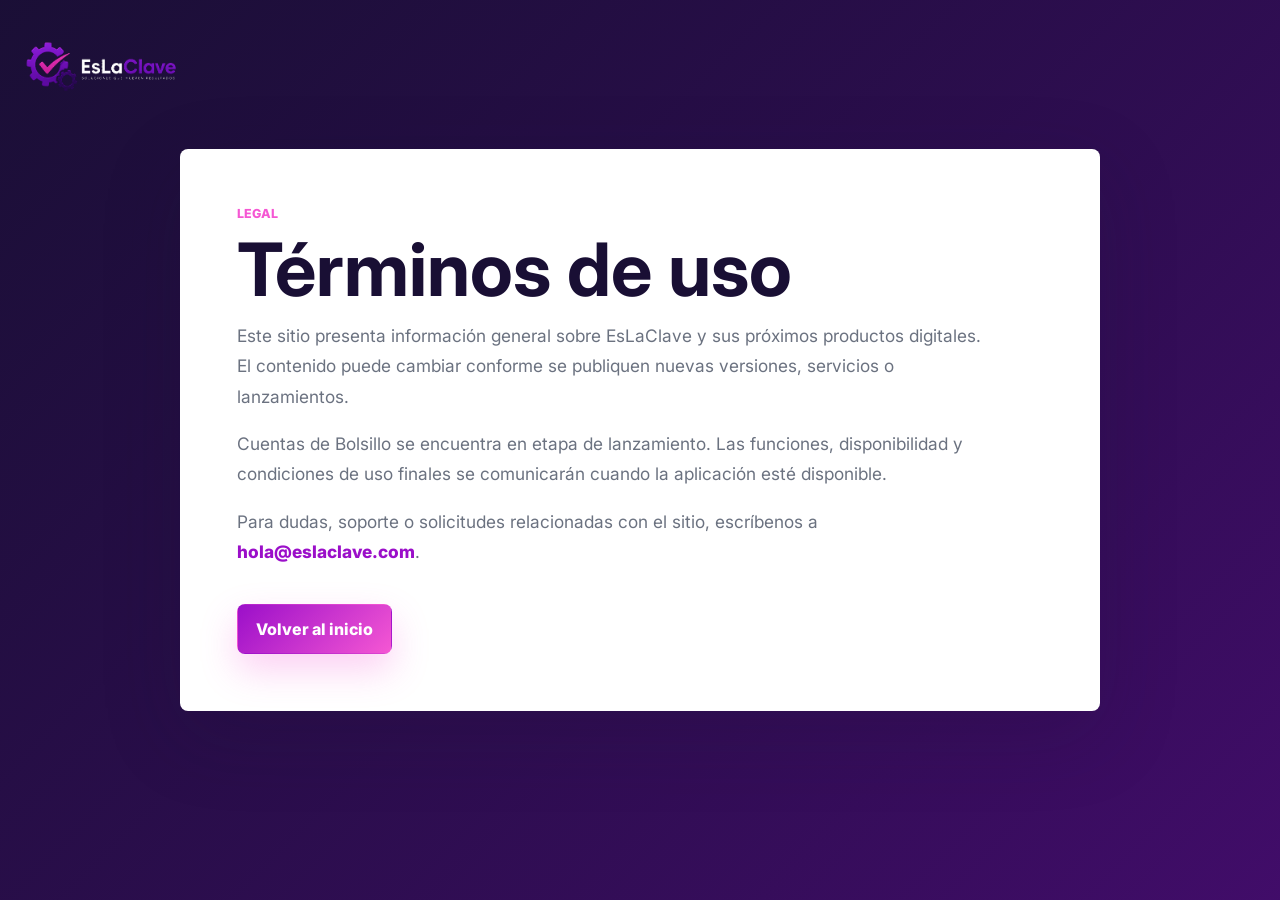
<file: terminos.html>
<!doctype html>
<html lang="es">
  <head>
    <meta charset="utf-8">
    <meta name="viewport" content="width=device-width, initial-scale=1">
    <meta name="description" content="Términos de uso de EsLaClave.">
    <meta name="theme-color" content="#190f34">
    <title>Términos | EsLaClave</title>
    <link rel="icon" href="assets/brand/eslaclave-favicon.png" type="image/png" sizes="512x512">
    <link rel="apple-touch-icon" href="assets/brand/eslaclave-favicon.png">
    <link rel="preconnect" href="https://fonts.googleapis.com">
    <link rel="preconnect" href="https://fonts.gstatic.com" crossorigin>
    <link
      href="https://fonts.googleapis.com/css2?family=Inter:wght@400;500;600;700;800&display=swap"
      rel="stylesheet"
    >
    <link rel="stylesheet" href="styles.css">
  </head>
  <body>
    <main class="legal-page">
      <a class="brand legal-brand" href="index.html" aria-label="Volver a EsLaClave">
        <img class="brand-logo" src="assets/brand/eslaclave-logo-horizontal-transparent.png" alt="EsLaClave">
      </a>
      <article class="legal-content">
        <p class="eyebrow">Legal</p>
        <h1>Términos de uso</h1>
        <p>
          Este sitio presenta información general sobre EsLaClave y sus próximos productos digitales.
          El contenido puede cambiar conforme se publiquen nuevas versiones, servicios o lanzamientos.
        </p>
        <p>
          Cuentas de Bolsillo se encuentra en etapa de lanzamiento. Las funciones, disponibilidad y
          condiciones de uso finales se comunicarán cuando la aplicación esté disponible.
        </p>
        <p>
          Para dudas, soporte o solicitudes relacionadas con el sitio, escríbenos a
          <a href="mailto:hola@eslaclave.com">hola@eslaclave.com</a>.
        </p>
        <a class="button button-primary legal-button" href="index.html">Volver al inicio</a>
      </article>
    </main>
  </body>
</html>
</file>
<file: styles.css>
:root {
  --purple: #9b0fc9;
  --purple-strong: #6106a0;
  --violet: #300c57;
  --ink: #190f34;
  --pink: #f557d3;
  --pink-deep: #e32bcd;
  --white: #ffffff;
  --mist: #f7f4fb;
  --line: #e8dff0;
  --text: #21162f;
  --muted: #6b7280;
  --shadow: 0 24px 80px rgba(25, 15, 52, 0.18);
}

* {
  box-sizing: border-box;
}

html {
  scroll-behavior: smooth;
}

body {
  margin: 0;
  font-family: "Inter", Arial, sans-serif;
  color: var(--text);
  background: var(--white);
}

a {
  color: inherit;
  text-decoration: none;
}

svg {
  width: 20px;
  height: 20px;
  fill: none;
  stroke: currentColor;
  stroke-linecap: round;
  stroke-linejoin: round;
  stroke-width: 2;
  flex: 0 0 auto;
}

.site-header {
  position: fixed;
  z-index: 20;
  top: 16px;
  left: 50%;
  width: min(1120px, calc(100% - 32px));
  min-height: 64px;
  display: flex;
  align-items: center;
  justify-content: space-between;
  gap: 24px;
  padding: 12px 14px 12px 18px;
  color: var(--white);
  background: rgba(25, 15, 52, 0.72);
  border: 1px solid rgba(255, 255, 255, 0.18);
  border-radius: 8px;
  backdrop-filter: blur(18px);
  transform: translateX(-50%);
}

.brand {
  display: inline-flex;
  align-items: center;
  gap: 10px;
  font-weight: 800;
}

.brand-logo {
  width: clamp(130px, 15vw, 172px);
  height: auto;
  display: block;
  border-radius: 6px;
}

.brand-logo-footer {
  width: clamp(150px, 18vw, 210px);
}

.brand-mark {
  display: grid;
  width: 36px;
  height: 36px;
  place-items: center;
  color: var(--white);
  background: linear-gradient(135deg, var(--purple), var(--pink));
  border-radius: 8px;
  box-shadow: 0 10px 30px rgba(245, 87, 211, 0.32);
}

.brand-mark img {
  width: 100%;
  height: 100%;
  display: block;
  object-fit: cover;
  border-radius: inherit;
}

.site-nav {
  display: flex;
  align-items: center;
  gap: 8px;
  font-size: 0.94rem;
  font-weight: 650;
}

.site-nav a {
  padding: 10px 12px;
  border-radius: 8px;
  color: rgba(255, 255, 255, 0.82);
}

.site-nav a:hover,
.site-nav a:focus-visible {
  color: var(--white);
  background: rgba(255, 255, 255, 0.1);
  outline: none;
}

.site-nav .nav-cta {
  color: var(--ink);
  background: var(--white);
}

.menu-button {
  display: none;
  width: 44px;
  height: 44px;
  place-items: center;
  color: var(--white);
  background: rgba(255, 255, 255, 0.1);
  border: 1px solid rgba(255, 255, 255, 0.22);
  border-radius: 8px;
}

.hero {
  position: relative;
  min-height: 88vh;
  display: grid;
  align-items: center;
  overflow: hidden;
  padding: 128px 24px 88px;
  color: var(--white);
  background: var(--ink);
}

.hero-media,
.hero-image,
.hero-overlay {
  position: absolute;
  inset: 0;
}

.hero-media {
  display: block;
}

.hero-image {
  width: 100%;
  height: 100%;
  object-fit: cover;
  object-position: center;
}

.hero-overlay {
  background:
    linear-gradient(90deg, rgba(25, 15, 52, 0.98) 0%, rgba(25, 15, 52, 0.86) 38%, rgba(25, 15, 52, 0.28) 100%),
    linear-gradient(0deg, rgba(25, 15, 52, 0.72), rgba(25, 15, 52, 0));
}

.hero-content {
  position: relative;
  z-index: 1;
  width: min(1120px, 100%);
  margin: 0 auto;
}

.eyebrow {
  margin: 0 0 14px;
  color: var(--pink);
  font-size: 0.78rem;
  font-weight: 800;
  letter-spacing: 0;
  text-transform: uppercase;
}

h1,
h2,
h3,
p {
  overflow-wrap: anywhere;
}

h1 {
  max-width: 720px;
  margin: 0;
  font-size: clamp(3rem, 6.6vw, 5.8rem);
  line-height: 0.94;
  letter-spacing: 0;
}

.hero-copy {
  max-width: 600px;
  margin: 22px 0 0;
  color: rgba(255, 255, 255, 0.82);
  font-size: clamp(1.02rem, 1.55vw, 1.22rem);
  line-height: 1.65;
}

.hero-copy-secondary {
  max-width: 560px;
  margin-top: 12px;
  color: rgba(255, 255, 255, 0.7);
  font-size: 1rem;
}

.hero-actions,
.download-actions {
  display: flex;
  flex-wrap: wrap;
  gap: 12px;
  margin-top: 30px;
}

.button {
  display: inline-flex;
  min-height: 50px;
  align-items: center;
  justify-content: center;
  gap: 10px;
  padding: 0 18px;
  border: 1px solid transparent;
  border-radius: 8px;
  font-weight: 800;
}

.button-primary {
  color: var(--white);
  background: linear-gradient(135deg, var(--purple), var(--pink));
  box-shadow: 0 16px 36px rgba(245, 87, 211, 0.28);
}

.button-secondary {
  color: var(--white);
  background: rgba(255, 255, 255, 0.1);
  border-color: rgba(255, 255, 255, 0.22);
}

.button-dark {
  color: var(--white);
  background: var(--ink);
}

.trust-strip {
  width: min(1120px, calc(100% - 32px));
  display: grid;
  grid-template-columns: repeat(3, 1fr);
  gap: 1px;
  margin: -54px auto 0;
  position: relative;
  z-index: 2;
  overflow: hidden;
  background: var(--line);
  border: 1px solid var(--line);
  border-radius: 8px;
  box-shadow: var(--shadow);
}

.trust-strip div {
  display: grid;
  gap: 6px;
  min-height: 118px;
  align-content: center;
  padding: 24px;
  background: var(--white);
}

.trust-strip strong {
  color: var(--violet);
  font-size: 1.08rem;
}

.trust-strip span {
  color: var(--muted);
  line-height: 1.55;
}

.section {
  width: min(1120px, calc(100% - 32px));
  margin: 0 auto;
  padding: 112px 0;
}

.section-heading {
  max-width: 720px;
}

h2 {
  margin: 0;
  color: var(--ink);
  font-size: clamp(2rem, 5vw, 4.2rem);
  line-height: 1.02;
  letter-spacing: 0;
}

.section-lead {
  max-width: 760px;
  margin: 24px 0 0;
  color: var(--muted);
  font-size: 1.18rem;
  line-height: 1.75;
}

.brand-quote {
  max-width: 820px;
  margin: 34px 0 0;
  padding: 26px 30px;
  color: var(--violet);
  font-size: clamp(1.35rem, 3vw, 2.1rem);
  font-weight: 800;
  line-height: 1.25;
  background: var(--mist);
  border-left: 6px solid var(--pink);
  border-radius: 8px;
}

.pill-grid {
  display: grid;
  grid-template-columns: repeat(auto-fit, minmax(190px, 1fr));
  gap: 12px;
  margin-top: 36px;
}

.pill-grid span {
  min-height: 76px;
  display: grid;
  place-items: center;
  padding: 16px;
  color: var(--violet);
  font-weight: 800;
  text-align: center;
  background: var(--mist);
  border: 1px solid var(--line);
  border-radius: 8px;
}

.product-band {
  display: grid;
  grid-template-columns: minmax(280px, 0.8fr) minmax(320px, 1.2fr);
  gap: clamp(34px, 6vw, 76px);
  align-items: center;
  padding: 112px max(24px, calc((100vw - 1120px) / 2));
  color: var(--white);
  background:
    radial-gradient(circle at 22% 20%, rgba(245, 87, 211, 0.28), transparent 32%),
    linear-gradient(135deg, var(--ink), var(--violet) 48%, var(--purple-strong));
}

.phone-shell {
  justify-self: center;
  width: min(330px, 100%);
  aspect-ratio: 0.52;
  padding: 14px;
  border-radius: 42px;
  background: linear-gradient(145deg, rgba(255, 255, 255, 0.36), rgba(255, 255, 255, 0.05));
  box-shadow: 0 34px 90px rgba(0, 0, 0, 0.34);
}

.phone-screen {
  height: 100%;
  position: relative;
  padding: 0;
  overflow: hidden;
  background: #0f0820;
  border-radius: 32px;
}

.phone-top {
  position: absolute;
  z-index: 3;
  top: 16px;
  left: 50%;
  width: 96px;
  height: 8px;
  background: #221331;
  border-radius: 999px;
  box-shadow: 0 0 0 5px rgba(253, 250, 255, 0.72);
  transform: translateX(-50%);
}

.phone-carousel {
  position: absolute;
  inset: 0;
  width: 100%;
  height: 100%;
  overflow: hidden;
  background: #0f0820;
  border: 0;
  border-radius: 0;
  box-shadow: inset 0 0 0 1px rgba(255, 255, 255, 0.04);
}

.phone-track {
  height: 100%;
  display: flex;
  transition: transform 520ms ease;
}

.phone-slide {
  width: 100%;
  height: 100%;
  flex: 0 0 100%;
  object-fit: cover;
  object-position: top center;
}

.phone-dots {
  position: absolute;
  z-index: 3;
  left: 50%;
  bottom: 16px;
  display: flex;
  justify-content: center;
  gap: 6px;
  min-height: 18px;
  padding: 7px 10px;
  background: rgba(253, 250, 255, 0.82);
  border-radius: 999px;
  backdrop-filter: blur(10px);
  transform: translateX(-50%);
}

.phone-dot {
  width: 7px;
  height: 7px;
  padding: 0;
  background: rgba(48, 12, 87, 0.22);
  border: 0;
  border-radius: 999px;
  cursor: pointer;
}

.phone-dot.is-active {
  width: 18px;
  background: var(--pink);
}

.balance-card {
  display: grid;
  gap: 8px;
  padding: 22px;
  color: var(--white);
  background: linear-gradient(135deg, var(--violet), var(--purple), var(--pink));
  border-radius: 8px;
}

.balance-card span,
.finance-row span {
  color: inherit;
  opacity: 0.76;
  font-size: 0.82rem;
  font-weight: 700;
}

.balance-card strong {
  font-size: 2rem;
}

.mini-chart {
  height: 132px;
  display: flex;
  align-items: end;
  gap: 10px;
  padding: 16px;
  background: #f1e7f7;
  border-radius: 8px;
}

.mini-chart i {
  flex: 1;
  min-width: 0;
  background: linear-gradient(180deg, var(--pink), var(--purple));
  border-radius: 8px 8px 3px 3px;
}

.finance-row {
  display: flex;
  justify-content: space-between;
  gap: 14px;
  padding: 14px;
  color: var(--ink);
  background: #ffffff;
  border: 1px solid #eee2f4;
  border-radius: 8px;
}

.product-copy p:not(.eyebrow) {
  max-width: 650px;
  color: rgba(255, 255, 255, 0.8);
  font-size: 1.12rem;
  line-height: 1.75;
}

.product-logo {
  width: min(470px, 100%);
  height: auto;
  display: block;
  margin: 0 0 24px;
}

.product-cta {
  margin-top: 26px;
}

.product-note {
  margin-top: 22px;
  font-weight: 700;
}

.product-copy h2 {
  color: var(--white);
}

.nvs-band {
  display: grid;
  grid-template-columns: minmax(320px, 1.12fr) minmax(280px, 0.88fr);
  gap: clamp(34px, 6vw, 76px);
  align-items: center;
  padding: 112px max(24px, calc((100vw - 1120px) / 2));
  color: var(--white);
  background:
    linear-gradient(135deg, rgba(18, 26, 46, 0.96), rgba(20, 67, 83, 0.94)),
    linear-gradient(135deg, #11223f, #0e766e);
}

.nvs-copy p:not(.eyebrow) {
  max-width: 680px;
  color: rgba(255, 255, 255, 0.82);
  font-size: 1.12rem;
  line-height: 1.75;
}

.nvs-copy h2 {
  color: var(--white);
}

.nvs-logo {
  width: min(540px, 100%);
  height: auto;
  display: block;
  margin: 0 0 24px;
  border-radius: 8px;
}

.nvs-features svg {
  color: #71f6d8;
}

.nvs-visual {
  justify-self: center;
  width: min(360px, 100%);
  padding: 14px;
  border-radius: 42px;
  background: linear-gradient(145deg, rgba(255, 255, 255, 0.32), rgba(255, 255, 255, 0.06));
  box-shadow: 0 34px 90px rgba(0, 0, 0, 0.34);
}

.nvs-phone {
  min-height: 650px;
  display: grid;
  align-content: start;
  gap: 16px;
  padding: 28px 22px;
  overflow: hidden;
  color: #f8fbff;
  background:
    linear-gradient(180deg, rgba(11, 31, 55, 0.9), rgba(8, 18, 33, 0.98)),
    #081221;
  border-radius: 32px;
}

.nvs-status,
.nvs-safe-phrase,
.nvs-message {
  display: grid;
  gap: 8px;
  padding: 18px;
  background: rgba(255, 255, 255, 0.08);
  border: 1px solid rgba(255, 255, 255, 0.15);
  border-radius: 8px;
}

.nvs-status {
  justify-items: center;
  text-align: center;
}

.nvs-status img {
  width: 84px;
  height: 84px;
  object-fit: contain;
  border-radius: 20px;
}

.nvs-status span,
.nvs-safe-phrase span,
.nvs-message span {
  color: rgba(255, 255, 255, 0.68);
  font-size: 0.82rem;
  font-weight: 800;
  text-transform: uppercase;
}

.nvs-status strong {
  font-size: clamp(2.8rem, 8vw, 4.8rem);
  line-height: 1;
}

.nvs-alert {
  min-height: 112px;
  color: var(--white);
  font: inherit;
  font-size: 1.18rem;
  font-weight: 900;
  background: linear-gradient(135deg, #f33f5d, #ff7a59);
  border: 0;
  border-radius: 8px;
  box-shadow: 0 18px 38px rgba(243, 63, 93, 0.28);
}

.nvs-safe-phrase strong {
  font-size: 1.35rem;
}

.nvs-message p {
  margin: 0;
  color: rgba(255, 255, 255, 0.74);
  line-height: 1.6;
}

.feature-list {
  display: grid;
  gap: 14px;
  margin-top: 30px;
}

.feature-list article {
  display: flex;
  gap: 16px;
  padding: 18px;
  background: rgba(255, 255, 255, 0.08);
  border: 1px solid rgba(255, 255, 255, 0.16);
  border-radius: 8px;
}

.feature-list svg {
  color: var(--pink);
}

.feature-list h3,
.card h3 {
  margin: 0 0 8px;
  font-size: 1.08rem;
}

.feature-list p,
.card p {
  margin: 0;
  color: rgba(255, 255, 255, 0.72);
  line-height: 1.6;
}

.cards {
  display: grid;
  grid-template-columns: repeat(3, 1fr);
  gap: 16px;
  margin-top: 36px;
}

.card {
  min-height: 210px;
  padding: 24px;
  background: var(--white);
  border: 1px solid var(--line);
  border-radius: 8px;
  box-shadow: 0 16px 50px rgba(25, 15, 52, 0.08);
}

.card h3 {
  color: var(--violet);
}

.card p {
  color: var(--muted);
}

.app-grid {
  display: grid;
  grid-template-columns: repeat(2, minmax(0, 1fr));
  gap: 16px;
  margin-top: 36px;
}

.app-card {
  display: flex;
  min-height: 230px;
  gap: 20px;
  align-items: center;
  padding: 26px;
  background: var(--white);
  border: 1px solid var(--line);
  border-radius: 8px;
  box-shadow: 0 16px 50px rgba(25, 15, 52, 0.08);
}

.app-card img {
  width: 92px;
  height: 92px;
  flex: 0 0 auto;
  object-fit: contain;
  border-radius: 20px;
}

.app-card h3 {
  margin: 0 0 10px;
  color: var(--violet);
  font-size: 1.35rem;
}

.app-card p {
  margin: 0;
  color: var(--muted);
  line-height: 1.65;
}

.app-card-nvs {
  border-color: rgba(14, 118, 110, 0.24);
}

.people-band {
  padding: 96px 24px;
  color: var(--white);
  background:
    linear-gradient(135deg, rgba(25, 15, 52, 0.96), rgba(48, 12, 87, 0.92)),
    linear-gradient(135deg, var(--violet), var(--purple));
}

.people-content {
  width: min(1120px, 100%);
  margin: 0 auto;
}

.people-content h2 {
  max-width: 760px;
  color: var(--white);
}

.people-content p:not(.eyebrow) {
  max-width: 720px;
  color: rgba(255, 255, 255, 0.78);
  font-size: 1.12rem;
  line-height: 1.75;
}

.signup-form {
  display: grid;
  grid-template-columns: repeat(2, minmax(220px, 1fr)) auto;
  gap: 12px;
  align-items: end;
  margin-top: 34px;
  padding: 18px;
  background: var(--mist);
  border: 1px solid var(--line);
  border-radius: 8px;
}

.signup-form label {
  display: grid;
  gap: 8px;
  color: var(--violet);
  font-size: 0.9rem;
  font-weight: 800;
}

.signup-form input {
  width: 100%;
  min-height: 50px;
  padding: 0 14px;
  color: var(--text);
  background: var(--white);
  border: 1px solid var(--line);
  border-radius: 8px;
  font: inherit;
}

.signup-form input:focus {
  border-color: var(--purple);
  outline: 3px solid rgba(155, 15, 201, 0.14);
}

.form-note {
  grid-column: 1 / -1;
  margin: 2px 0 0;
  color: var(--muted);
  font-size: 0.92rem;
  line-height: 1.5;
}

.social-links {
  display: flex;
  flex-wrap: wrap;
  gap: 10px;
  align-items: center;
  margin-top: 24px;
  color: var(--muted);
}

.social-links span {
  margin-right: 4px;
  color: var(--violet);
  font-weight: 800;
}

.social-links a,
.social-chip {
  padding: 9px 12px;
  color: var(--violet);
  font-weight: 800;
  background: var(--white);
  border: 1px solid var(--line);
  border-radius: 8px;
}

.download {
  width: min(1120px, calc(100% - 32px));
  display: grid;
  grid-template-columns: 1fr auto;
  gap: 28px;
  align-items: center;
  margin: 0 auto 84px;
  padding: 42px;
  color: var(--white);
  background: linear-gradient(135deg, var(--violet), var(--purple), var(--pink));
  border-radius: 8px;
  box-shadow: var(--shadow);
}

.download h2 {
  color: var(--white);
  font-size: clamp(1.9rem, 4vw, 3.3rem);
}

.download p:not(.eyebrow) {
  max-width: 680px;
  color: rgba(255, 255, 255, 0.82);
  line-height: 1.7;
}

.download .eyebrow {
  color: var(--white);
  opacity: 0.78;
}

.download-actions {
  justify-content: flex-end;
  margin-top: 0;
}

.download .button-primary {
  background: var(--white);
  color: var(--ink);
  box-shadow: none;
}

.site-footer {
  width: min(1120px, calc(100% - 32px));
  display: grid;
  grid-template-columns: auto 1fr;
  align-items: center;
  gap: 14px 28px;
  margin: 0 auto;
  padding: 30px 0 46px;
  color: var(--muted);
  border-top: 1px solid var(--line);
}

.site-footer .brand {
  color: var(--ink);
}

.site-footer p {
  margin: 0;
}

.footer-links {
  display: flex;
  flex-wrap: wrap;
  grid-column: 1 / -1;
  gap: 12px 18px;
}

.footer-links a {
  color: var(--violet);
  font-weight: 700;
}

.site-footer small {
  grid-column: 1 / -1;
}

.legal-page {
  min-height: 100vh;
  padding: 40px 24px 72px;
  color: var(--text);
  background:
    linear-gradient(135deg, rgba(25, 15, 52, 0.94), rgba(48, 12, 87, 0.84)),
    linear-gradient(135deg, var(--violet), var(--purple));
}

.legal-brand {
  width: min(920px, 100%);
  margin: 0 auto;
  color: var(--white);
}

.legal-content {
  width: min(920px, 100%);
  margin: 52px auto 0;
  padding: clamp(28px, 5vw, 56px);
  background: var(--white);
  border: 1px solid rgba(255, 255, 255, 0.22);
  border-radius: 8px;
  box-shadow: var(--shadow);
}

.legal-content h1 {
  max-width: 760px;
  color: var(--ink);
  font-size: clamp(2.4rem, 6vw, 4.6rem);
}

.legal-content h2 {
  max-width: 760px;
  margin: 34px 0 12px;
  color: var(--violet);
  font-size: clamp(1.35rem, 3vw, 2rem);
  line-height: 1.18;
}

.legal-content p:not(.eyebrow) {
  max-width: 760px;
  color: var(--muted);
  font-size: 1.08rem;
  line-height: 1.75;
}

.legal-content ul {
  max-width: 760px;
  margin: 14px 0 22px;
  padding-left: 22px;
  color: var(--muted);
  font-size: 1.08rem;
  line-height: 1.75;
}

.legal-content li::marker {
  color: var(--pink-deep);
}

.legal-content a:not(.button) {
  color: var(--purple);
  font-weight: 800;
}

.legal-content-long {
  padding-bottom: clamp(34px, 6vw, 64px);
}

.legal-updated {
  margin-top: 18px;
  color: var(--violet) !important;
  font-weight: 800;
}

.legal-contact {
  max-width: 760px;
  margin-top: 12px;
  padding: 20px;
  color: var(--violet);
  font-style: normal;
  font-size: 1.08rem;
  line-height: 1.75;
  background: var(--mist);
  border: 1px solid var(--line);
  border-radius: 8px;
}

.legal-button {
  margin-top: 20px;
}

@media (max-width: 820px) {
  .site-header {
    align-items: flex-start;
    flex-wrap: wrap;
  }

  .menu-button {
    display: grid;
  }

  .site-nav {
    display: none;
    width: 100%;
    flex-direction: column;
    align-items: stretch;
    padding-top: 8px;
  }

  .site-nav.is-open {
    display: flex;
  }

  .site-nav a {
    width: 100%;
  }

  .hero {
    min-height: 84vh;
    padding-top: 128px;
  }

  .hero-overlay {
    background:
      linear-gradient(180deg, rgba(25, 15, 52, 0.96) 0%, rgba(25, 15, 52, 0.8) 52%, rgba(25, 15, 52, 0.64) 100%);
  }

  .trust-strip,
  .cards,
  .app-grid,
  .pill-grid,
  .product-band,
  .nvs-band,
  .download,
  .signup-form {
    grid-template-columns: 1fr;
  }

  .product-band,
  .nvs-band {
    padding-top: 84px;
    padding-bottom: 84px;
  }

  .nvs-visual {
    order: -1;
  }

  .download {
    padding: 30px 22px;
  }

  .download-actions {
    justify-content: flex-start;
  }

  .site-footer {
    align-items: flex-start;
    grid-template-columns: 1fr;
  }
}

@media (max-width: 520px) {
  .site-header {
    top: 10px;
    width: calc(100% - 20px);
  }

  .hero {
    padding-inline: 16px;
  }

  h1 {
    font-size: clamp(2.55rem, 13vw, 3.8rem);
  }

  .button {
    width: 100%;
  }

  .trust-strip,
  .section,
  .download,
  .site-footer {
    width: calc(100% - 24px);
  }

  .section {
    padding: 76px 0;
  }

  .trust-strip div,
  .card,
  .app-card {
    padding: 20px;
  }

  .app-card {
    align-items: flex-start;
    flex-direction: column;
  }

  .nvs-phone {
    min-height: 560px;
  }
}
</file>
